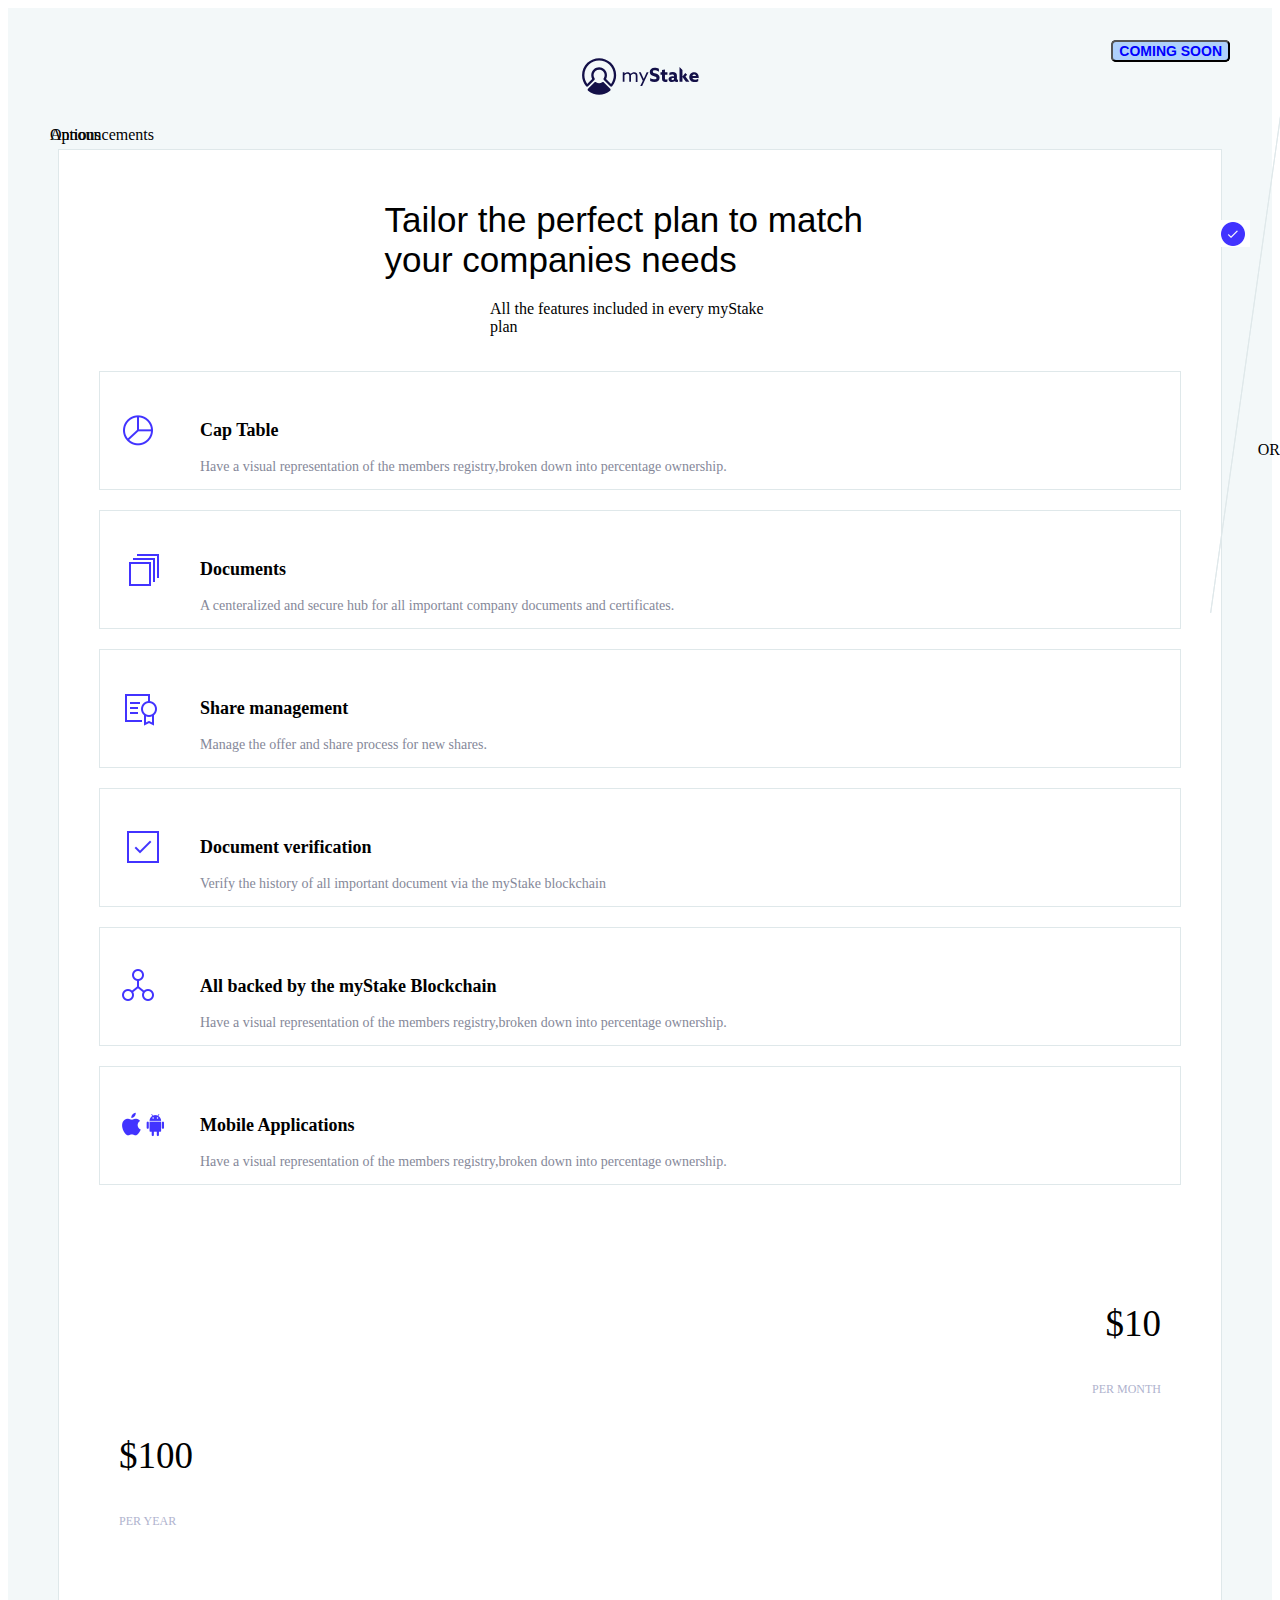
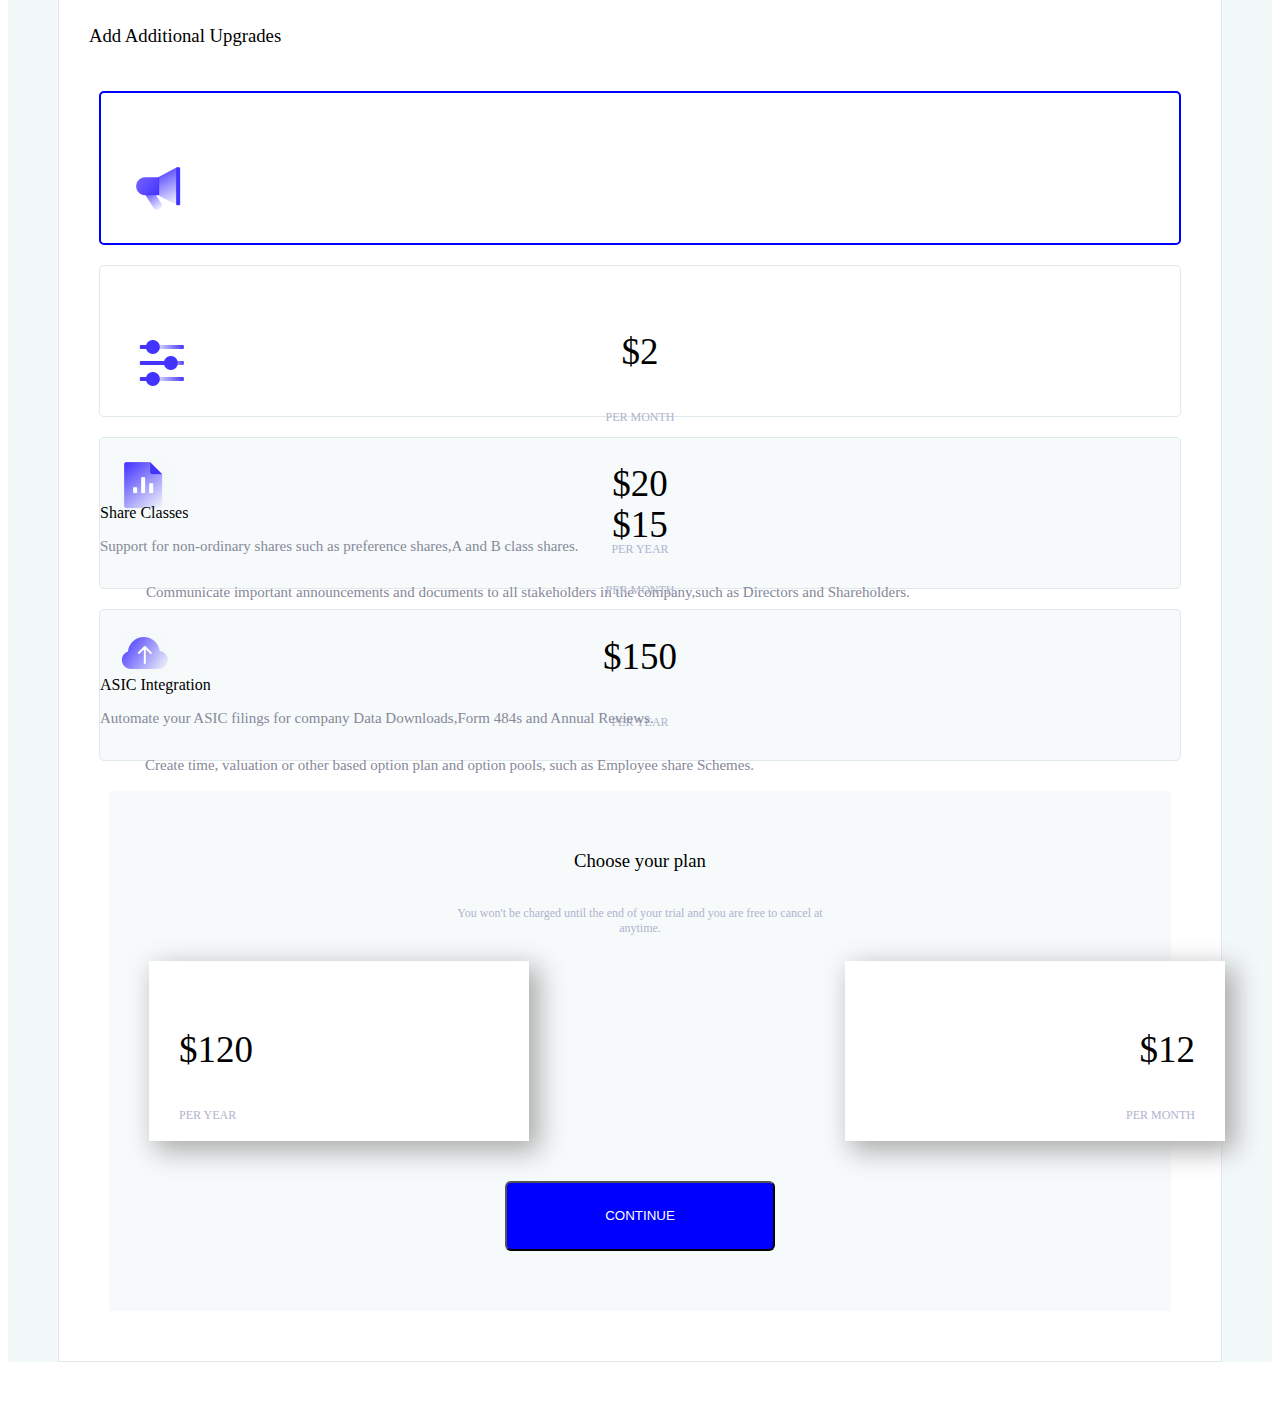
<file: index.html>
<!DOCTYPE html>
<html>
<head>
    <link href="styles/main.css" rel="stylesheet" type="text/css">
    <link rel="stylesheet" href="https://stackpath.bootstrapcdn.com/bootstrap/4.1.3/css/bootstrap.min.css" integrity="sha384-MCw98/SFnGE8fJT3GXwEOngsV7Zt27NXFoaoApmYm81iuXoPkFOJwJ8ERdknLPMO"
        crossorigin="anonymous">
    <link rel="stylesheet" href="https://cdnjs.cloudflare.com/ajax/libs/font-awesome/4.7.0/css/font-awesome.min.css">
</head>

<body>
    <section class="mainSection">
        <div class="container">
            <center>
                <img class="logo" src="icons/logo.svg">
            </center>
            <div class="outerDiv">
                <h3 class="text-center outerDivHeading">Tailor the perfect plan to match your companies needs</h3>
              <div>
                    <p class="text-center outerDivPtag">
                            All the features included in every myStake plan
                        </p>
              </div>
                <div>
                    <div class="row">
                        <div class="col">
                            <div class="row blocksHolder">
                                <div class="col-md-6 columnHolder">
                                    <div class="h-100 blockHolder" style="background-image: url('icons/icon1.png')">
                                        <h3 class="headingOfColum">
                                            Cap Table
                                        </h3>
                                        <p class ="columnsData">
                                            Have a visual representation of the members registry,broken down into
                                            percentage ownership.
                                        </p>
                                    </div>
                                </div>
                                <div class="col-md-6 columnHolder">
                                    <div class="h-100 blockHolder" style="background-image: url('icons/icon2.png')">
                                        <h3 class="headingOfColum">
                                            Documents
                                        </h3>
                                        <p class ="columnsData">
                                            A centeralized and secure hub for all important company documents and
                                            certificates.
                                        </p>
                                    </div>
                                </div>
                                <div class="col-md-6 columnHolder">
                                    <div class="h-100 blockHolder" style="background-image: url('icons/icon3.png')">
                                        <h3 class="headingOfColum">
                                            Share management
                                        </h3>
                                        <p class ="columnsData">
                                            Manage the offer and share process for new shares.
                                        </p>
                                    </div>
                                </div>
                                <div class="col-md-6 columnHolder">
                                    <div class="h-100 blockHolder" style="background-image: url('icons/icon4.png')">
                                        <h3 class="headingOfColum">
                                            Document verification
                                        </h3>
                                        <p class ="columnsData">
                                            Verify the history of all important document via the myStake blockchain
                                        </p>
                                    </div>
                                </div>
                                <div class="col-md-6 columnHolder">
                                    <div class="h-100 blockHolder" style="background-image: url('icons/icon5.png')">
                                        <h3 class="headingOfColum">
                                            All backed by the myStake Blockchain
                                        </h3>
                                        <p class ="columnsData">
                                            Have a visual representation of the members registry,broken down into
                                            percentage ownership.
                                        </p>
                                    </div>
                                </div>
                                <div class="col-md-6 columnHolder">
                                    <div class="h-100 blockHolder" style="background-image: url('icons/icon6.png')">
                                        <h3 class="headingOfColum">
                                            Mobile Applications
                                        </h3>
                                        <p class ="columnsData">
                                            Have a visual representation of the members registry,broken down into
                                            percentage ownership.
                                        </p>
                                    </div>
                                </div>
                            </div>
                        </div>
                    </div>
                </div>
                <div class="planDiv">
                    <div class="row">
                        <div class="col textAlign pr-5">
                            <h3 class="planFontWeight">$10</h3>
                            <p class="pFontWeight">PER MONTH</p>
                        </div>
                        <div class="col pl-5">
                            <h3 class="planFontWeight">$100</h3>
                            <p class="pFontWeight">PER YEAR</p>
                        </div>
                    </div>
                </div>
                <div>
                    <h3 class="text-center upgradeDiv">Add Additional Upgrades</h3>
                </div>
                <div>
                    <div class="row blocksHolder2">
                        <div class="col-md-6 columnHolder">
                            <div class="h-100 blockHolder2 announcementsBorder">
                                <div class="row">
                                    <div class="col colll">
                                        <div class="imageHolder" style="background-image: url('icons/icon7.png')"></div>
                                    </div>
                                    <div class="col perMonthColumn">
                                        <h3 class="planFontWeight">$2</h3>
                                        <p class="pFontWeight">PER MONTH</p>
                                    </div>
                                    <div class="col perYearColumn">
                                        <h3 class="planFontWeight">$20</h3>
                                        <p class="pFontWeight">PER YEAR</p>
                                    </div>
                                </div>
                                <div>
                                    <p class="announcementsHeading">Announcements</p>
                                </div>

                                <div class="row">
                                    <div class="col announcementsData columnsData">
                                        Communicate important announcements and documents to all stakeholders in the
                                        company,such as Directors and Shareholders.
                                    </div>
                                </div>
                                <img class ="announcementRightIcon"  src="icons/icon11.png">
                            </div>
                        </div>
                        <div class="col-md-6 columnHolder">
                                <div class="h-100 blockHolder2">
                                        <div class="row">
                                            <div class="col colll">
                                                <div class="imageHolder" style="background-image: url('icons/icon8.png')"></div>
                                            </div>
                                            <div class="col perMonthColumn">
                                                <h3 class="planFontWeight">$15</h3>
                                                <p class="pFontWeight">PER MONTH</p>
                                            </div>
                                            <div class="col perYearColumn">
                                                <h3 class="planFontWeight">$150</h3>
                                                <p class="pFontWeight">PER YEAR</p>
                                            </div>
                                        </div>
                                        <div>
                                            <p class="announcementsHeading">Options</p>
                                        </div>
                                        <div class="row">
                                            <div class="col announcementsData columnsData">
                                                Create time, valuation or other based option plan and option pools, such as Employee share Schemes.
                                            </div>
                                        </div>
                                    </div>
                        </div>
                        <div class="col-md-6 columnHolder">
                            <div class="h-100 blockHolder2 background" style="background-image: url('icons/icon9.png')">
                                <button class="buttonClass"><b>COMING SOON</b></button>
                                <p class="ml-3 mt-5">Share Classes</p>
                                <p class="ml-3 mr-3 columnsData">
                                    Support for non-ordinary shares such as preference shares,A and B class shares. </p>
                            </div>
                        </div>
                        <div class="col-md-6 columnHolder">
                            <div class="h-100 blockHolder2 background" style="background-image: url('icons/icon10.png')">
                                <button class="buttonClass "><b>COMING SOON</b></button>
                                <p class="ml-3 mt-5">ASIC Integration</p>
                                <p class="ml-3 mr-3 columnsData">
                                    Automate your ASIC filings for company Data Downloads,Form 484s and Annual Reviews.
                                </p>
                            </div>
                        </div>
                    </div>
                </div>
                <div>
                    <div class="row background heightOfPlanBox">
                        <div class="col text-center">
                            <h3 class="upgradeDiv">
                                Choose your plan
                            </h3>
                                            <p class="pTagMargin">
                                You won't be charged until the end of your trial and you are free to cancel at anytime.
                            </p>
                            <div class="row">
                                <div class="col pr-5 monthColBox">
                                    <div class="monthBoxDiv">
                                        <h3 class="planFontWeight">$12</h3>
                                        <p class="pFontWeight">PER MONTH</p>
                                    </div>
                                </div>
                                <div class="col pl-5">
                                    <div class="yearBoxDiv">
                                        <h3 class="planFontWeight">$120</h3>
                                        <p class="pFontWeight">PER YEAR</p>
                                    </div>
                                </div>
                            </div>
                            <div>
                                <button class="continueButton">
                                    CONTINUE
                                </button>
                            </div>
                        </div>
                    </div>
                </div>
            </div>
        </div>
        </div>
    </section>

</body>
</file>
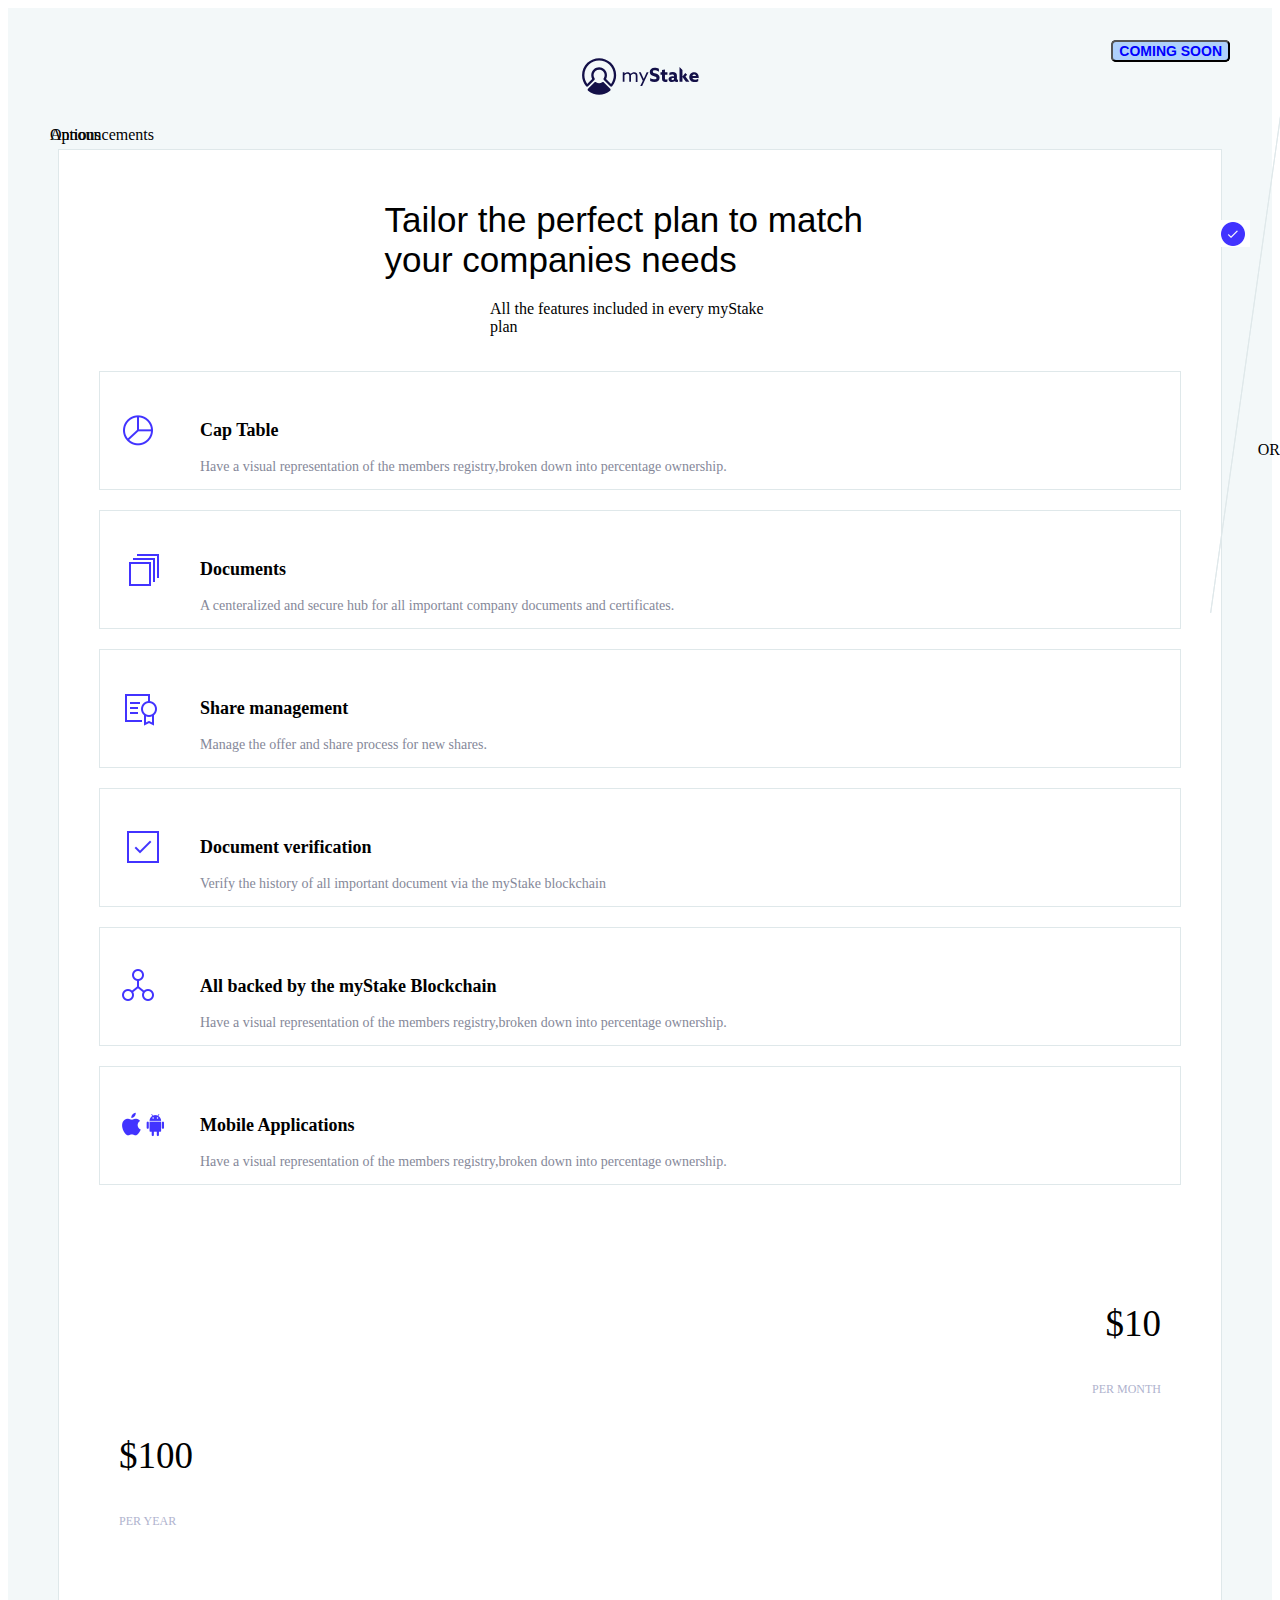
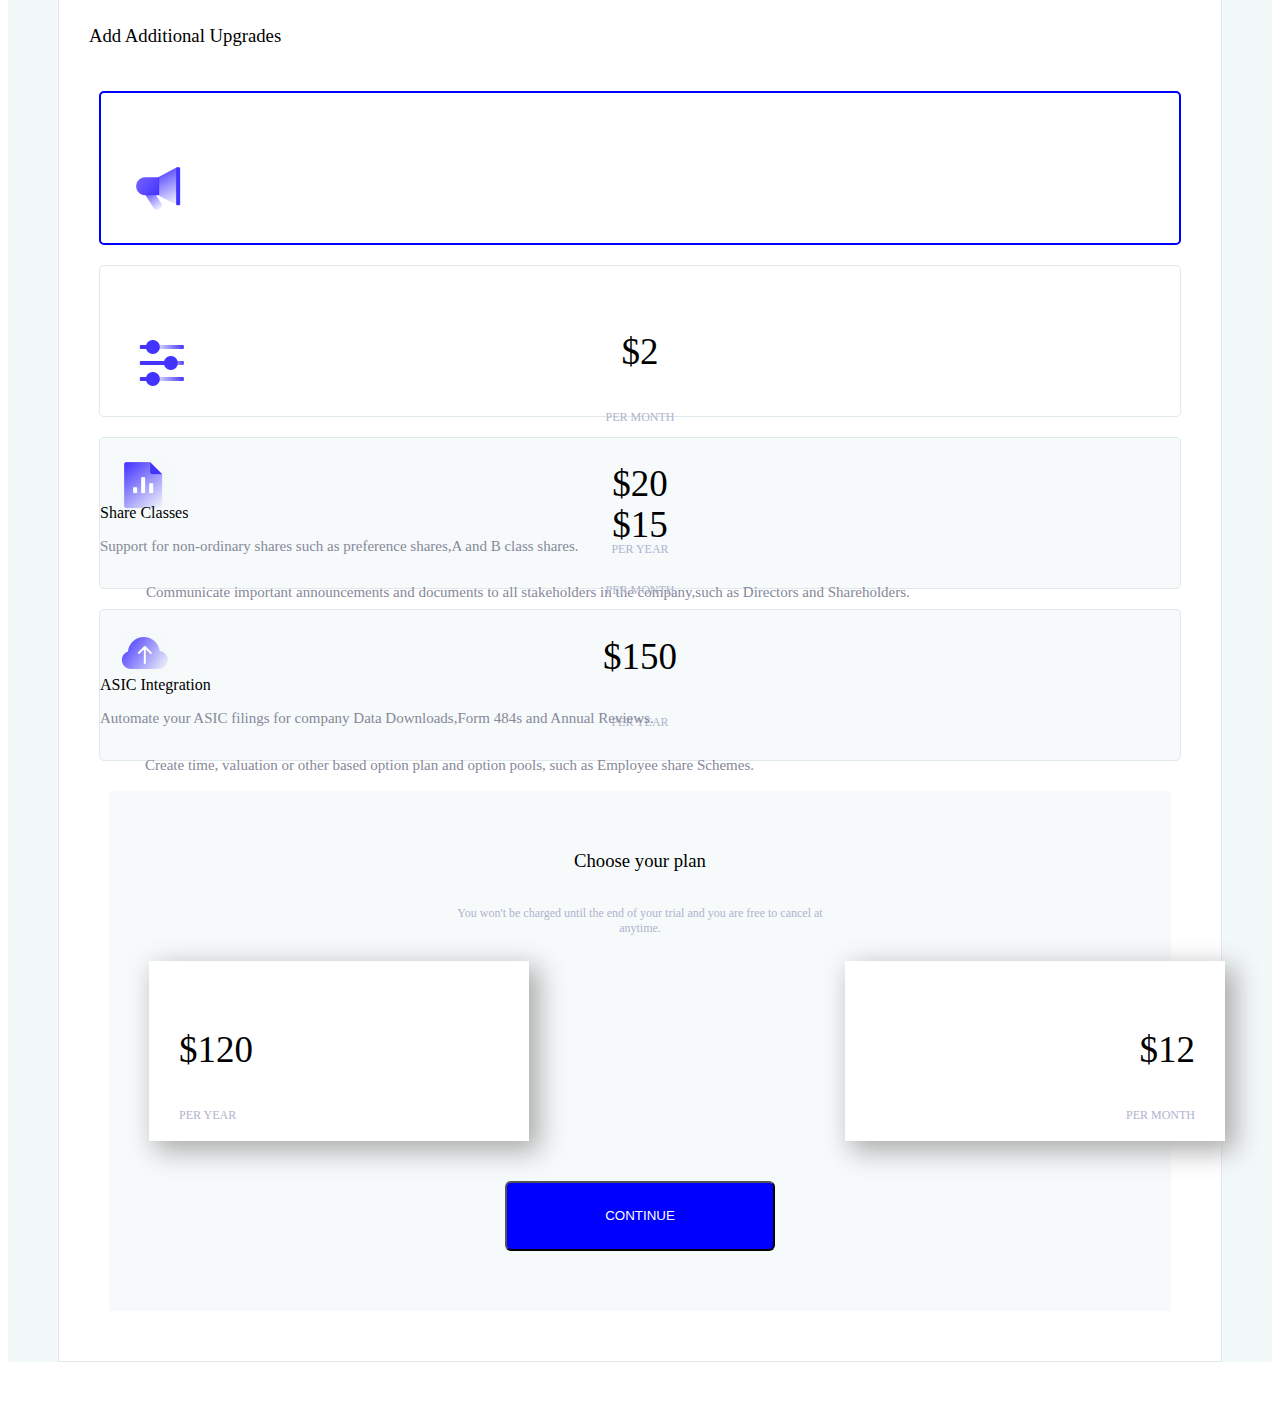
<file: homePage.html>
<!DOCTYPE html>
<html>
<head>
    <link href="styles/main.css" rel="stylesheet" type="text/css">
    <link rel="stylesheet" href="https://stackpath.bootstrapcdn.com/bootstrap/4.1.3/css/bootstrap.min.css" integrity="sha384-MCw98/SFnGE8fJT3GXwEOngsV7Zt27NXFoaoApmYm81iuXoPkFOJwJ8ERdknLPMO"
        crossorigin="anonymous">
    <link rel="stylesheet" href="https://cdnjs.cloudflare.com/ajax/libs/font-awesome/4.7.0/css/font-awesome.min.css">
</head>

<body>
    <section class="mainSection">
        <div class="container">
            <center>
                <img class="logo" src="icons/logo.svg">
            </center>
            <div class="outerDiv">
                <h3 class="text-center outerDivHeading">Tailor the perfect plan to match your companies needs</h3>
              <div>
                    <p class="text-center outerDivPtag">
                            All the features included in every myStake plan
                        </p>
              </div>
                <div>
                    <div class="row">
                        <div class="col">
                            <div class="row blocksHolder">
                                <div class="col-md-6 columnHolder">
                                    <div class="h-100 blockHolder" style="background-image: url('icons/icon1.png')">
                                        <h3 class="headingOfColum">
                                            Cap Table
                                        </h3>
                                        <p class ="columnsData">
                                            Have a visual representation of the members registry,broken down into
                                            percentage ownership.
                                        </p>
                                    </div>
                                </div>
                                <div class="col-md-6 columnHolder">
                                    <div class="h-100 blockHolder" style="background-image: url('icons/icon2.png')">
                                        <h3 class="headingOfColum">
                                            Documents
                                        </h3>
                                        <p class ="columnsData">
                                            A centeralized and secure hub for all important company documents and
                                            certificates.
                                        </p>
                                    </div>
                                </div>
                                <div class="col-md-6 columnHolder">
                                    <div class="h-100 blockHolder" style="background-image: url('icons/icon3.png')">
                                        <h3 class="headingOfColum">
                                            Share management
                                        </h3>
                                        <p class ="columnsData">
                                            Manage the offer and share process for new shares.
                                        </p>
                                    </div>
                                </div>
                                <div class="col-md-6 columnHolder">
                                    <div class="h-100 blockHolder" style="background-image: url('icons/icon4.png')">
                                        <h3 class="headingOfColum">
                                            Document verification
                                        </h3>
                                        <p class ="columnsData">
                                            Verify the history of all important document via the myStake blockchain
                                        </p>
                                    </div>
                                </div>
                                <div class="col-md-6 columnHolder">
                                    <div class="h-100 blockHolder" style="background-image: url('icons/icon5.png')">
                                        <h3 class="headingOfColum">
                                            All backed by the myStake Blockchain
                                        </h3>
                                        <p class ="columnsData">
                                            Have a visual representation of the members registry,broken down into
                                            percentage ownership.
                                        </p>
                                    </div>
                                </div>
                                <div class="col-md-6 columnHolder">
                                    <div class="h-100 blockHolder" style="background-image: url('icons/icon6.png')">
                                        <h3 class="headingOfColum">
                                            Mobile Applications
                                        </h3>
                                        <p class ="columnsData">
                                            Have a visual representation of the members registry,broken down into
                                            percentage ownership.
                                        </p>
                                    </div>
                                </div>
                            </div>
                        </div>
                    </div>
                </div>
                <div class="planDiv">
                    <div class="row">
                        <div class="col textAlign pr-5">
                            <h3 class="planFontWeight">$10</h3>
                            <p class="pFontWeight">PER MONTH</p>
                        </div>
                        <div class="col pl-5">
                            <h3 class="planFontWeight">$100</h3>
                            <p class="pFontWeight">PER YEAR</p>
                        </div>
                    </div>
                </div>
                <div>
                    <h3 class="text-center upgradeDiv">Add Additional Upgrades</h3>
                </div>
                <div>
                    <div class="row blocksHolder2">
                        <div class="col-md-6 columnHolder">
                            <div class="h-100 blockHolder2 announcementsBorder">
                                <div class="row">
                                    <div class="col colll">
                                        <div class="imageHolder" style="background-image: url('icons/icon7.png')"></div>
                                    </div>
                                    <div class="col perMonthColumn">
                                        <h3 class="planFontWeight">$2</h3>
                                        <p class="pFontWeight">PER MONTH</p>
                                    </div>
                                    <div class="col perYearColumn">
                                        <h3 class="planFontWeight">$20</h3>
                                        <p class="pFontWeight">PER YEAR</p>
                                    </div>
                                </div>
                                <div>
                                    <p class="announcementsHeading">Announcements</p>
                                </div>

                                <div class="row">
                                    <div class="col announcementsData columnsData">
                                        Communicate important announcements and documents to all stakeholders in the
                                        company,such as Directors and Shareholders.
                                    </div>
                                </div>
                                <img class ="announcementRightIcon"  src="icons/icon11.png">
                            </div>
                        </div>
                        <div class="col-md-6 columnHolder">
                                <div class="h-100 blockHolder2">
                                        <div class="row">
                                            <div class="col colll">
                                                <div class="imageHolder" style="background-image: url('icons/icon8.png')"></div>
                                            </div>
                                            <div class="col perMonthColumn">
                                                <h3 class="planFontWeight">$15</h3>
                                                <p class="pFontWeight">PER MONTH</p>
                                            </div>
                                            <div class="col perYearColumn">
                                                <h3 class="planFontWeight">$150</h3>
                                                <p class="pFontWeight">PER YEAR</p>
                                            </div>
                                        </div>
                                        <div>
                                            <p class="announcementsHeading">Options</p>
                                        </div>
                                        <div class="row">
                                            <div class="col announcementsData columnsData">
                                                Create time, valuation or other based option plan and option pools, such as Employee share Schemes.
                                            </div>
                                        </div>
                                    </div>
                        </div>
                        <div class="col-md-6 columnHolder">
                            <div class="h-100 blockHolder2 background" style="background-image: url('icons/icon9.png')">
                                <button class="buttonClass"><b>COMING SOON</b></button>
                                <p class="ml-3 mt-5">Share Classes</p>
                                <p class="ml-3 mr-3 columnsData">
                                    Support for non-ordinary shares such as preference shares,A and B class shares. </p>
                            </div>
                        </div>
                        <div class="col-md-6 columnHolder">
                            <div class="h-100 blockHolder2 background" style="background-image: url('icons/icon10.png')">
                                <button class="buttonClass "><b>COMING SOON</b></button>
                                <p class="ml-3 mt-5">ASIC Integration</p>
                                <p class="ml-3 mr-3 columnsData">
                                    Automate your ASIC filings for company Data Downloads,Form 484s and Annual Reviews.
                                </p>
                            </div>
                        </div>
                    </div>
                </div>
                <div>
                    <div class="row background heightOfPlanBox">
                        <div class="col text-center">
                            <h3 class="upgradeDiv">
                                Choose your plan
                            </h3>
                                            <p class="pTagMargin">
                                You won't be charged until the end of your trial and you are free to cancel at anytime.
                            </p>
                            <div class="row">
                                <div class="col pr-5 monthColBox">
                                    <div class="monthBoxDiv">
                                        <h3 class="planFontWeight">$12</h3>
                                        <p class="pFontWeight">PER MONTH</p>
                                    </div>
                                </div>
                                <div class="col pl-5">
                                    <div class="yearBoxDiv">
                                        <h3 class="planFontWeight">$120</h3>
                                        <p class="pFontWeight">PER YEAR</p>
                                    </div>
                                </div>
                            </div>
                            <div>
                                <button class="continueButton">
                                    CONTINUE
                                </button>
                            </div>
                        </div>
                    </div>
                </div>
            </div>
        </div>
        </div>
    </section>

</body>
</file>
<file: styles/main.css>
.logo {
  margin-top: 50px; }

.blocksHolder .blockHolder {
  padding-left: 100px;
  border: solid 1px #dfe8ea;
  background-position: left 20px center;
  background-repeat: no-repeat; }

.columnHolder {
  padding: 10px; }

.blocksHolder2 .blockHolder2 {
  padding-top: 50px;
  border: solid 1px #dfe8ea;
  background-position: left 20px top 20px;
  background-repeat: no-repeat;
  height: 100px;
  border-radius: 5px; }

.imageHolder {
  padding-top: 50px;
  background-position: left 35px top 20px;
  background-repeat: no-repeat;
  height: 100px; }

.perYearColumn {
  top: -30px;
  right: 0px;
  text-align: center; }

.perMonthColumn::before {
  position: absolute;
  content: '';
  width: 1px;
  height: 70%;
  background: #dfe8ea;
  right: 25px;
  top: -14px;
  -webkit-transform: rotate(8deg);
  -ms-transform: rotate(8deg);
  transform: rotate(8deg); }

.perMonthColumn {
  top: -30px;
  left: 60px;
  text-align: center; }

.blocksHolder .blockHolder h3 {
  font-size: 18px; }

.blocksHolder .blockHolder p {
  font-size: 14px; }

.colll {
  top: -50px; }

.outerDiv {
  border: solid 1px #dfe8ea;
  padding: 30px;
  margin: 50px;
  background-color: white; }
  .outerDiv .outerDivPtag {
    max-width: 300px;
    margin: auto;
    margin-bottom: 25px; }

.outerDivHeading {
  font-family: Helvetica;
  font-weight: 100;
  max-width: 511px;
  margin: auto;
  padding: 20px;
  font-size: 35px; }

.buttonClass {
  background-color: #aed0fc;
  border-radius: 5px;
  position: absolute;
  right: 50px;
  top: 40px;
  color: blue;
  font-size: 14px;
  font-weight: 13px; }

.textAlign {
  text-align: right; }

.planFontWeight {
  font-size: 37px;
  font-weight: 300; }

.mainSection {
  background-color: #f3f8f9; }

.headingOfColum {
  padding-top: 30px; }

.pFontWeight {
  font-weight: 100;
  font-size: 12px;
  color: #afb3ce; }

.planDiv {
  margin-bottom: 54px;
  margin-top: 40px;
  padding: 30px; }

.upgradeDiv {
  font-weight: 200;
  margin-bottom: 34px; }

.background {
  background-color: #f6fafb; }

.monthBoxDiv {
  padding: 30px;
  position: absolute;
  right: 0;
  height: 120px;
  -webkit-box-shadow: 8px 8px 25px 2px #aaaaaa;
  box-shadow: 8px 8px 25px 2px #aaaaaa;
  width: 320px;
  margin-right: 55px;
  background-color: white;
  text-align: right; }

.yearBoxDiv {
  text-align: left;
  padding: 30px;
  background-color: white;
  height: 120px;
  width: 320px;
  -webkit-box-shadow: 8px 8px 25px 2px #aaaaaa;
  box-shadow: 8px 8px 25px 2px #aaaaaa; }

.heightOfPlanBox {
  padding: 40px;
  margin: 20px;
  height: 440px;
  text-align: center; }
  .heightOfPlanBox .pTagMargin {
    max-width: 373px;
    margin: auto;
    margin-bottom: 25px;
    color: #afb3ce;
    font-weight: 100;
    font-size: 12px; }
  .heightOfPlanBox .monthColBox::before {
    content: 'OR';
    position: absolute;
    top: 50%;
    right: 0;
    display: block;
    -webkit-transform: translateY(-50%);
    -ms-transform: translateY(-50%);
    transform: translateY(-50%); }
  .heightOfPlanBox .continueButton {
    width: 270px;
    height: 70px;
    margin: 40px;
    border-radius: 6px;
    background-color: blue;
    color: white;
    font-weight: lighter; }

.textAlign::before {
  content: '';
  position: absolute;
  top: -33%;
  display: block;
  right: 0;
  height: 120px;
  width: 1px;
  background: #dfe8ea;
  -webkit-transform: rotate(8deg);
  -ms-transform: rotate(8deg);
  transform: rotate(8deg); }

.announcementsHeading {
  position: absolute;
  top: 110px;
  left: 50px; }

.optionsData {
  padding: 15px;
  margin-left: 30px;
  margin-right: 20px;
  top: -25px;
  max-width: 352px !important; }

.announcementsData {
  padding: 15px;
  margin-left: 30px;
  margin-right: 20px;
  top: -25px; }

.announcementsBorder {
  border: solid 2px blue !important; }

.announcementRightIcon {
  right: 30px;
  position: absolute;
  top: 220px; }

.columnsData {
  color: #858899;
  font-size: 15px; }
</file>
